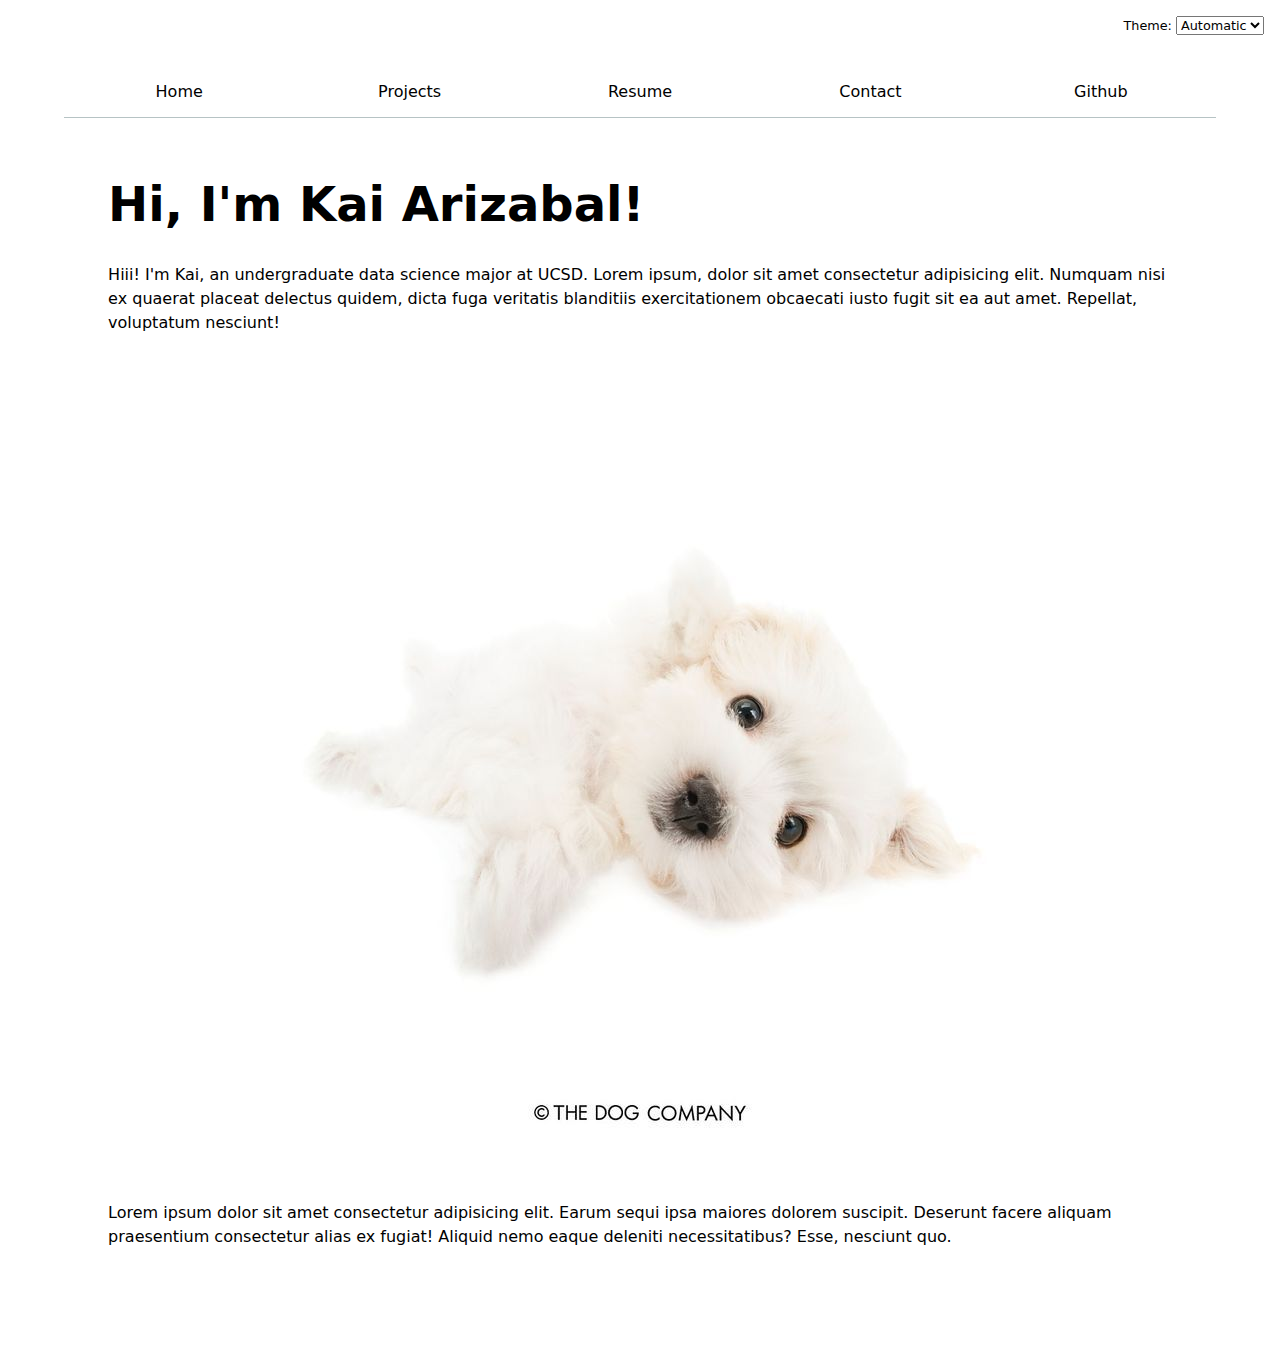
<file: index.html>
<!DOCTYPE html>
<html lang="en">
<head>
    <meta charset="UTF-8">
    <meta name="viewport" content="width=device-width, initial-scale=1.0">
    <script>
        (function() {
          const saved = localStorage.getItem('colorScheme');
          const systemDark = window.matchMedia('(prefers-color-scheme: dark)').matches;
          const scheme =
            !saved || saved === 'auto'
              ? (systemDark ? 'dark' : 'light')
              : saved;
          document.documentElement.setAttribute('data-theme', scheme);
        })();
      </script>
    <title>Kai Arizabal: personal site and portfolio</title>
    <link rel="stylesheet" href="style.css"/>
    <script type="module" src="global.js"></script>
</head>
<body>
    <div class="page-wrapper">
        <h1>Hi, I'm Kai Arizabal!</h1>
        <p>Hiii! I'm Kai, an undergraduate data science major at UCSD. Lorem ipsum, dolor sit amet consectetur adipisicing elit. Numquam nisi ex quaerat placeat delectus quidem, dicta fuga veritatis blanditiis exercitationem obcaecati iusto fugit sit ea aut amet. Repellat, voluptatum nesciunt!</p>
        <div class="cover_img"><img src="images/maltese-dog.jpg" alt="maltese dog lying on its back" class="dog"/></div>
        <p>Lorem ipsum dolor sit amet consectetur adipisicing elit. Earum sequi ipsa maiores dolorem suscipit. Deserunt facere aliquam praesentium consectetur alias ex fugiat! Aliquid nemo eaque deleniti necessitatibus? Esse, nesciunt quo.</p>
    </div>
</body>
</html>
</file>
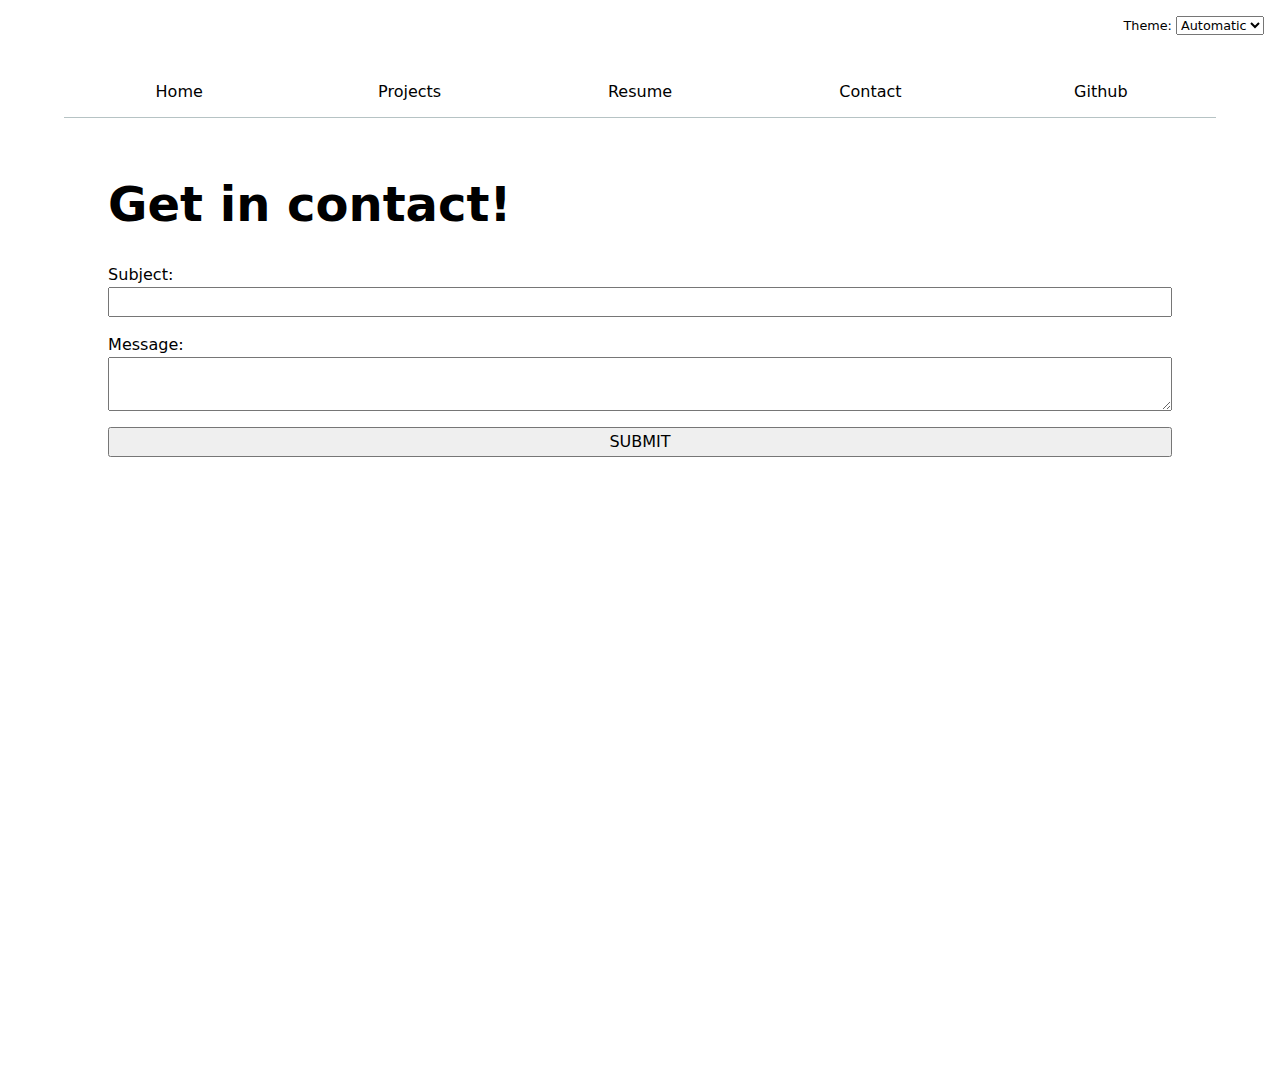
<file: contact/index.html>
<!DOCTYPE html>
<html lang="en">
<head>
    <meta charset="UTF-8">
    <meta name="viewport" content="width=device-width, initial-scale=1.0">
    <script>
        (function() {
          const saved = localStorage.getItem('colorScheme');
          const systemDark = window.matchMedia('(prefers-color-scheme: dark)').matches;
          const scheme =
            !saved || saved === 'auto'
              ? (systemDark ? 'dark' : 'light')
              : saved;
          document.documentElement.setAttribute('data-theme', scheme);
        })();
      </script>
    <title>Contact</title>
    <link rel="stylesheet" href="../style.css"/>
    <script type="module" src="../global.js"></script>
</head>
<body>
    <div class="page-wrapper">
        <h1>Get in contact!</h1>
        <form action="mailto:karizabal19@gmail.com" method="get">
            <label>
                Subject:
                <input name="subject"/>
            </label>

            <label>
                Message:
                <textarea name="body"></textarea>
            </label>

            <button>SUBMIT</button>
        </form>
    </div>
</body>
</html>
</file>
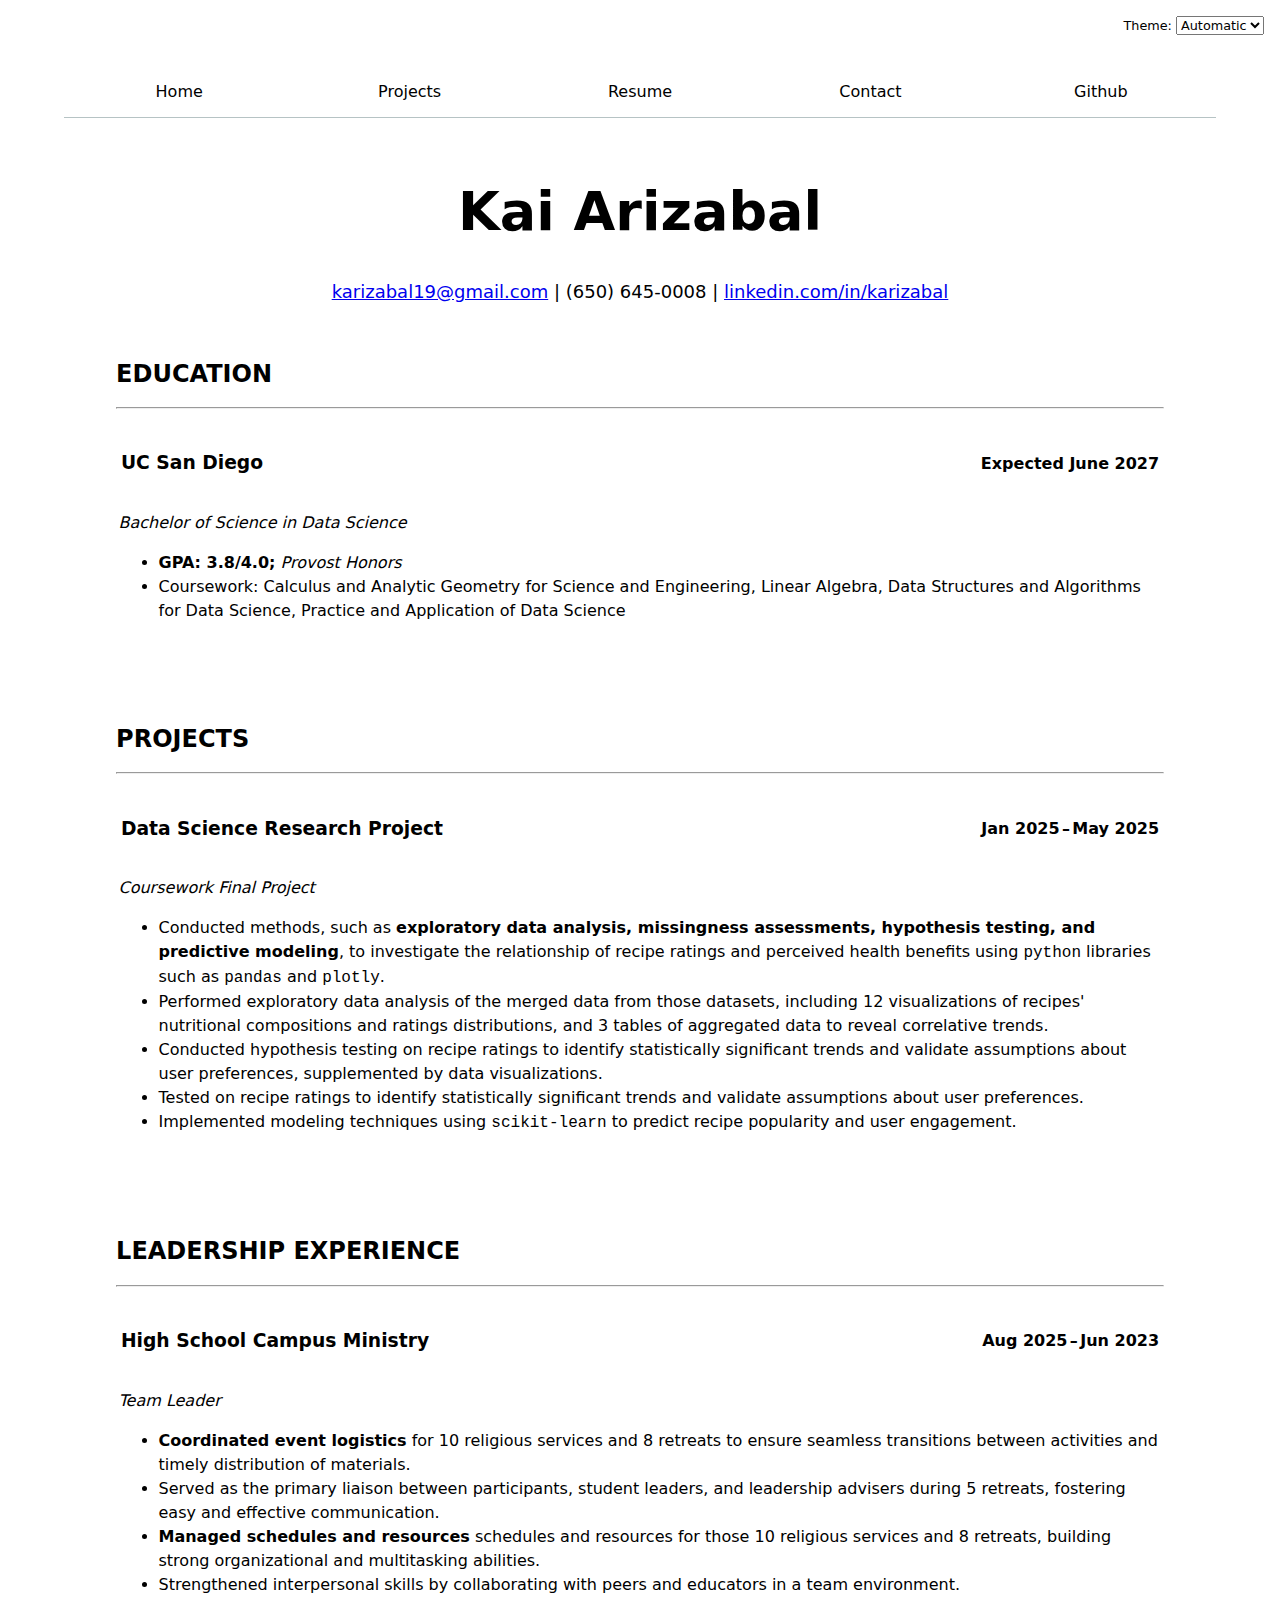
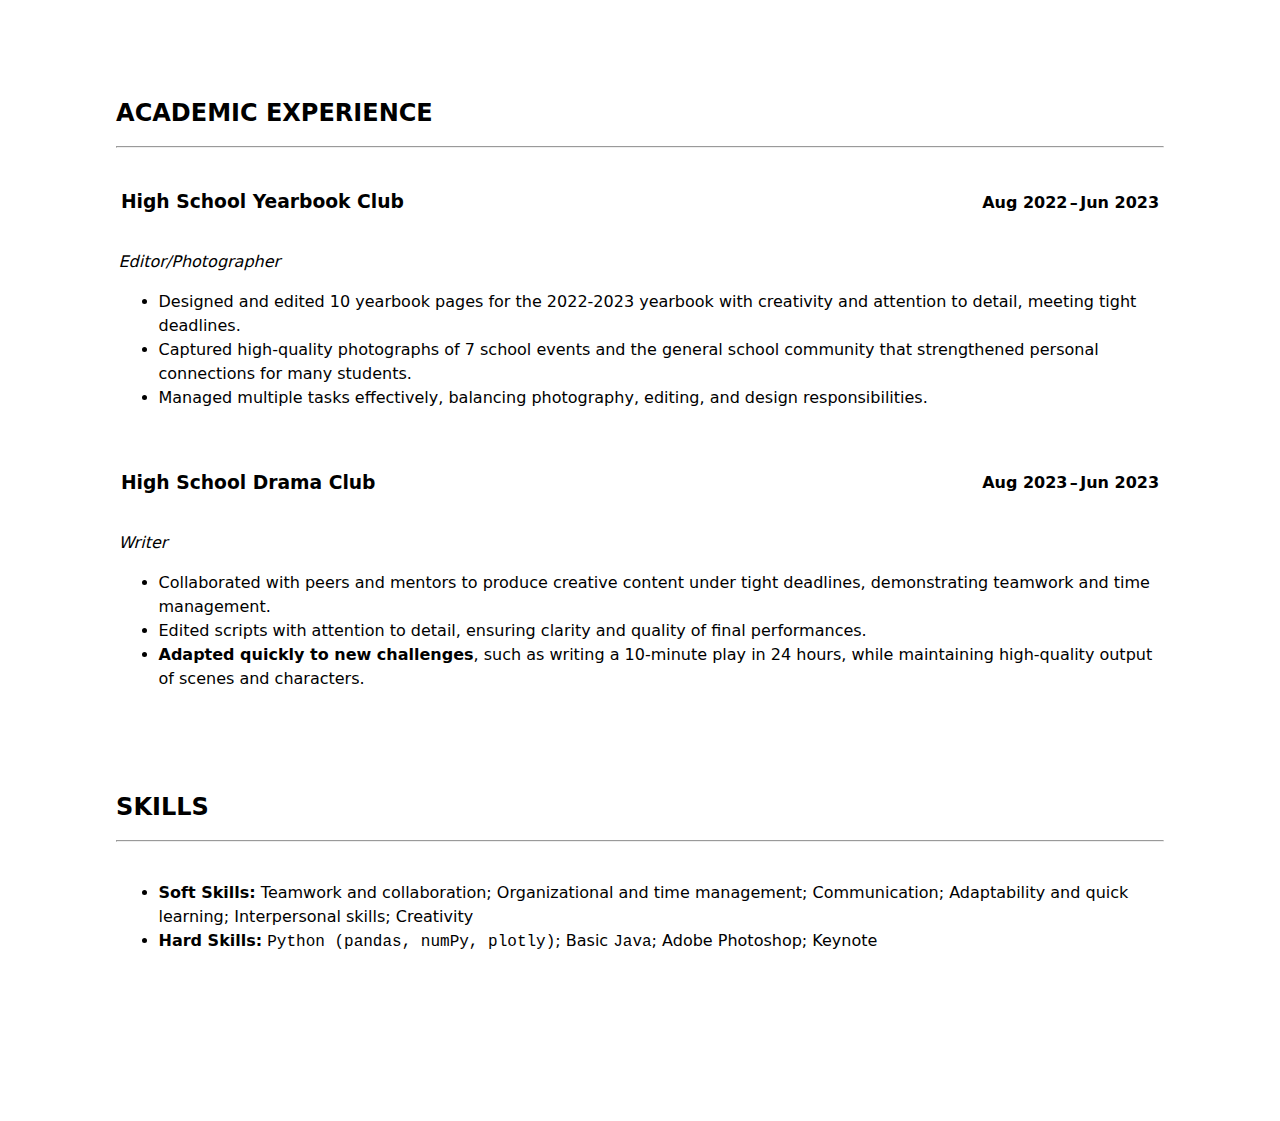
<file: resume/index.html>
<!DOCTYPE html>
<html lang="en">
<head>
    <meta charset="UTF-8">
    <meta name="viewport" content="width=device-width, initial-scale=1.0">
    <script>
        (function() {
          const saved = localStorage.getItem('colorScheme');
          const systemDark = window.matchMedia('(prefers-color-scheme: dark)').matches;
          const scheme =
            !saved || saved === 'auto'
              ? (systemDark ? 'dark' : 'light')
              : saved;
          document.documentElement.setAttribute('data-theme', scheme);
        })();
      </script>
    <title>Resume</title>
    <link rel="stylesheet" href="../style.css"/>
    <script type="module" src="../global.js"></script>
</head>
<body>
    <div class="page-wrapper">
        <header class="main-header">
            <h1>Kai Arizabal</h1>
            <p><a href="mailto:karizabal19@gmail.com">karizabal19@gmail.com</a> | (650) 645-0008 | <a href="linkedin.com/in/karizabal">linkedin.com/in/karizabal</a></p>
        </header>
        
        <section>
            <header>
            <h2>EDUCATION</h2>
            </header>
            <hr>
            <article>
            <div class="header">
                <h3 class="title">UC San Diego</h3>
                <time datetime="2027-06">Expected June 2027</time>
            </div>
            <p><i>Bachelor of Science in Data Science</i></p>
            <ul>
                <li><b>GPA: 3.8/4.0;</b> <em>Provost Honors</em></li>
                <li>Coursework: Calculus and Analytic Geometry for Science and Engineering, Linear Algebra, Data Structures and Algorithms for Data Science, Practice and Application of Data Science</li>
            </ul>
            </article>
        </section>
        
        <section>
            <header>
            <h2>PROJECTS</h2>
            </header>
            <hr>
            <article>
            <div class="header">
                <h3 class="title">Data Science Research Project</h3>
                <div class="date-range">
                <time datetime="2025-01">Jan 2025</time>
                <span> – </span>
                <time datetime="2025-05">May 2025</time>
                </div>
            </div>
            <p><i>Coursework Final Project</i></p>
            <ul>
                <li>Conducted methods, such as <strong>exploratory data analysis, missingness assessments, hypothesis testing, and predictive modeling</strong>, to investigate the relationship of recipe ratings and perceived health benefits using <span class="code">python</span> libraries such as <span class="code">pandas</span> and <span class="code">plotly</span>.</li>
                <li>Performed exploratory data analysis of the merged data from those datasets, including 12 visualizations of recipes' nutritional compositions and ratings distributions, and 3 tables of aggregated data to reveal correlative trends.</li>
                <li>Conducted hypothesis testing on recipe ratings to identify statistically significant trends and validate assumptions about user preferences, supplemented by data visualizations.</li>
                <li>Tested on recipe ratings to identify statistically significant trends and validate assumptions about user preferences.</li>
                <li>Implemented modeling techniques using <span class="code">scikit-learn</span> to predict recipe popularity and user engagement.</li>
            </ul>
            </article>
        </section>

        <section>
            <header>
            <h2>LEADERSHIP EXPERIENCE</h2>
            </header>
            <hr>
            <article>
            <div class="header">
                <h3 class="title">High School Campus Ministry</h3>
                <div class="date-range">
                <time datetime="2025-08">Aug 2025</time>
                <span> – </span>
                <time datetime="2023-06">Jun 2023</time>
                </div>
            </div>
            <p><i>Team Leader</i></p>
            <ul>
                <li><strong>Coordinated event logistics</strong> for 10 religious services and 8 retreats to ensure seamless transitions between activities and timely distribution of materials.</li>
                <li>Served as the primary liaison between participants, student leaders, and leadership advisers during 5 retreats, fostering easy and effective communication.</li>
                <li><strong>Managed schedules and resources</strong> schedules and resources for those 10 religious services and 8 retreats, building strong organizational and multitasking abilities.</li>
                <li>Strengthened interpersonal skills by collaborating with peers and educators in a team environment.</li>
            </ul>
            </article>
        </section>

        <section>
            <header>
            <h2>ACADEMIC EXPERIENCE</h2>
            </header>
            <hr>
            <article>
            <div class="header">
                <h3 class="title">High School Yearbook Club</h3>
                <div class="date-range">
                <time datetime="2022-08">Aug 2022</time>
                <span> – </span>
                <time datetime="2023-06">Jun 2023</time>
                </div>
            </div>
            <p><i>Editor/Photographer</i></p>
            <ul>
                <li>Designed and edited 10 yearbook pages for the 2022-2023 yearbook with creativity and attention to detail, meeting tight deadlines.</li>
                <li>Captured high-quality photographs of 7 school events and the general school community that strengthened personal connections for many students.</li>
                <li>Managed multiple tasks effectively, balancing photography, editing, and design responsibilities.</li>
            </ul>
            </article>

            <article>
            <div class="header">
                <h3 class="title">High School Drama Club</h3>
                <div class="date-range">
                <time datetime="2023-08">Aug 2023</time>
                <span> – </span>
                <time datetime="2023-06">Jun 2023</time>
                </div>
            </div>
            <p><i>Writer</i></p>
            <ul>
                <li>Collaborated with peers and mentors to produce creative content under tight deadlines, demonstrating teamwork and time management.</li>
                <li>Edited scripts with attention to detail, ensuring clarity and quality of final performances.</li>
                <li><strong>Adapted quickly to new challenges</strong>, such as writing a 10-minute play in 24 hours, while maintaining high-quality output of scenes and characters.</li>
            </ul>
            </article>
        </section>
        
        <section>
            <header>
            <h2>SKILLS</h2>
            </header>
            <hr>
            <article>
            <ul>
                <li><strong>Soft Skills:</strong> Teamwork and collaboration; Organizational and time management; Communication; Adaptability and quick learning; Interpersonal skills; Creativity</li>
                <li><strong>Hard Skills:</strong> <span class="code">Python (pandas, numPy, plotly)</span>; Basic <span class="code">Java</span>; Adobe Photoshop; Keynote</li>
            </ul>
            </article>
        </section>
    </div>
</body>
</html>
</file>
<file: style.css>
:root {
  --color-accent: oklch(0.78 0.2074 129.54);
  accent-color: var(--color-accent);
}

*, *::before, *::after {
  box-sizing: border-box;
}

@media (prefers-color-scheme: dark) {
  :root { color-scheme: dark;
}
}
@media (prefers-color-scheme: light) {
  :root { color-scheme: light;
}
}

html[data-theme="light"] {
  color-scheme: light;
}

html[data-theme="dark"] {
  color-scheme: dark;
}

.page-wrapper {
  max-width: 110ch;
  margin: auto auto;
  padding: 1.75em;
  min-height: 100vh;
}

body {
  padding: 3.5em;
  font: 100%/1.5 system-ui;
}

label.color-scheme {
  position: absolute;
  top: 1rem;
  right: 1rem;
  font-size: 80%;
}

nav {
  --border-color: oklch(50% 10% 200 / 40%);
  display: flex;
  border-bottom-width: 1px;
  border-bottom-style: solid;
  border-bottom-color: var(--border-color);
  margin-top: 0.5em;
}

nav ul, nav li {
  display: contents;
}

nav a {
  flex: 1;
  text-decoration: none;
  text-align: center;
  color: inherit;
  padding: 0.5em;
  margin-bottom: 0.5ch;
  
  &:hover {
    border-bottom-width: 0.3em;
    border-bottom-style: solid;
    border-bottom-color: var(--color-accent);
    margin-bottom: 0.0em;
    background-color: color-mix(in oklch, var(--color-accent), canvas 85%);
  }
}

.current {
  border-bottom-width: 0.3em;
  border-bottom-style: solid;
  border-bottom-color: oklch(80% 3% 200);
  margin-bottom: 0.0em;
  font-weight: bold;
}

form {
  display: grid;
  grid-template-columns: auto 1fr;
  gap: 1em;
}

form label {
  display: grid;
  grid-column: 1 / -1;
  align-items: center;
}

form input,
form textarea,
label select {
  font: inherit;
}

form button {
  grid-column: 1 / -1;
  font: inherit;
}

.projects {
  display: grid;
  grid-template-columns: repeat(auto-fill, minmax(15em, 1fr));
  grid-template-rows: auto 1fr;
  gap: 1em;
}

.projects article {
  grid-row: span 3;
}

.projects article h2 {
  margin: 0;
}

h1 {
  font-size: 300%;
}

h1, h2, h3, h4, h5, h6 {
  line-height: 1.1;
  text-wrap: balance;
}

.cover_img {
  display: flex;
  justify-content: center;
}

.dog {
  height: auto; 
  max-width: 100%;
  padding: 3.05em;
}

.main-header {
  font-size: large;
  text-align: center;
}

.header {
  display: flex;
  justify-content: space-between;
  align-items: center;
  padding: 0.15em;
}

.header time,
.header .date-range {
  display: flex;
  gap: 0.15em;
  font-weight: bold;
  align-items: center;
}

section {
  margin-block: 1.75em;
  padding: 0.5em;
}

article {
  margin-block: 1.3em;
  padding: 0.15em;
}

.code {
  font-family: 'Courier New', Courier, monospace;
}
</file>
